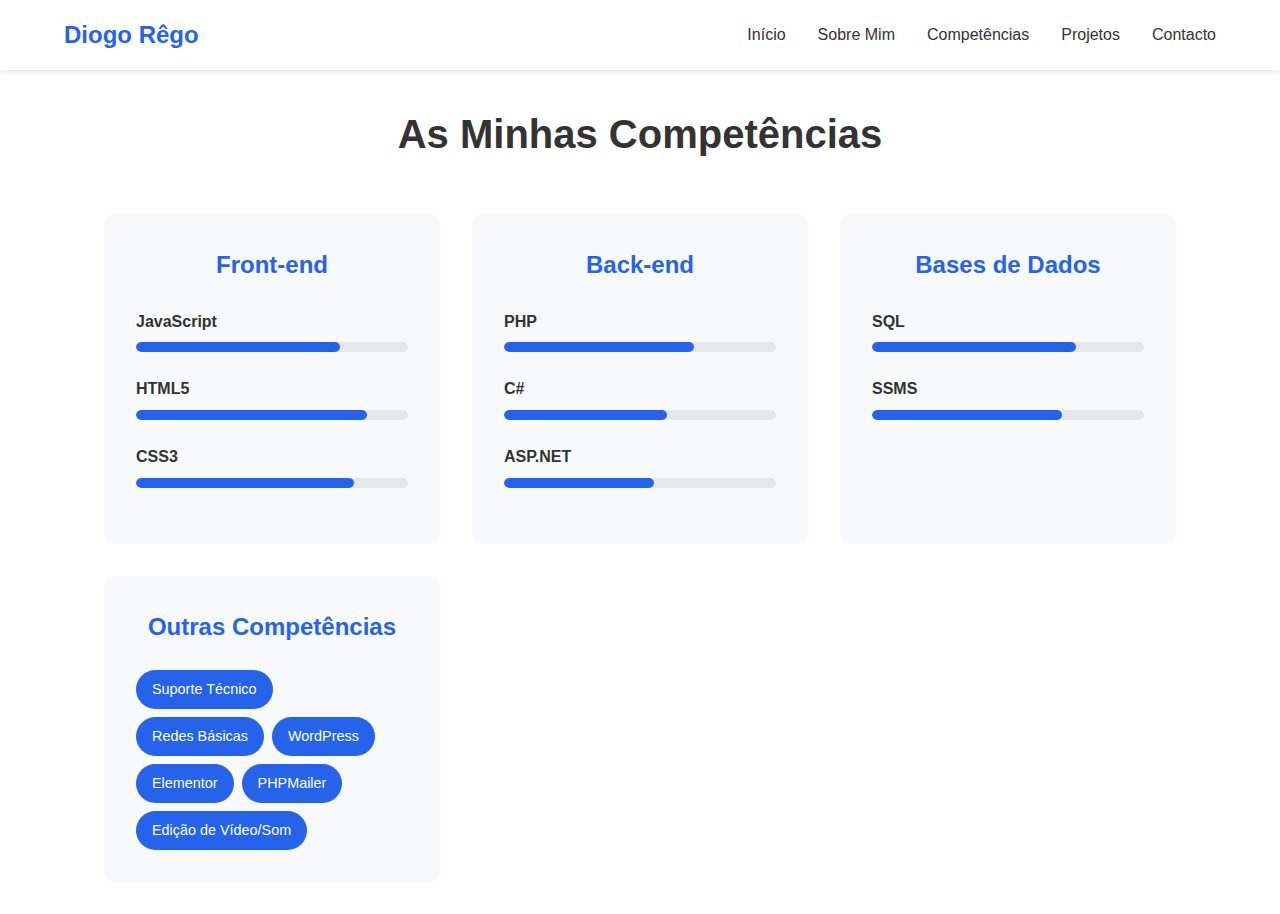
<file: meu-portfolio/competencias.html>
<!DOCTYPE html>
<html lang="pt">
<head>
    <meta charset="UTF-8">
    <meta name="viewport" content="width=device-width, initial-scale=1.0">
    <title>Competências - Diogo Rêgo</title>
    <link rel="stylesheet" href="css/style.css">
</head>
<body>
    <header>
        <nav class="navbar">
            <div class="nav-brand">Diogo Rêgo</div>
            <ul class="nav-menu">
                <li><a href="index.html">Início</a></li>
                <li><a href="sobre.html">Sobre Mim</a></li>
                <li><a href="competencias.html">Competências</a></li>
                <li><a href="projetos.html">Projetos</a></li>
                <li><a href="contacto.html">Contacto</a></li>
            </ul>
            <div class="hamburger">
                <span></span>
                <span></span>
                <span></span>
            </div>
        </nav>
    </header>

    <main class="container">
        <section class="skills-section">
            <h1>As Minhas Competências</h1>
            
            <div class="skills-grid">
                <div class="skill-category">
                    <h2>Front-end</h2>
                    <div class="skill-item">
                        <span class="skill-name">JavaScript</span>
                        <div class="skill-bar">
                            <div class="skill-level" style="width: 75%"></div>
                        </div>
                    </div>
                    <div class="skill-item">
                        <span class="skill-name">HTML5</span>
                        <div class="skill-bar">
                            <div class="skill-level" style="width: 85%"></div>
                        </div>
                    </div>
                    <div class="skill-item">
                        <span class="skill-name">CSS3</span>
                        <div class="skill-bar">
                            <div class="skill-level" style="width: 80%"></div>
                        </div>
                    </div>
                </div>
                
                <div class="skill-category">
                    <h2>Back-end</h2>
                    <div class="skill-item">
                        <span class="skill-name">PHP</span>
                        <div class="skill-bar">
                            <div class="skill-level" style="width: 70%"></div>
                        </div>
                    </div>
                    <div class="skill-item">
                        <span class="skill-name">C#</span>
                        <div class="skill-bar">
                            <div class="skill-level" style="width: 60%"></div>
                        </div>
                    </div>
                    <div class="skill-item">
                        <span class="skill-name">ASP.NET</span>
                        <div class="skill-bar">
                            <div class="skill-level" style="width: 55%"></div>
                        </div>
                    </div>
                </div>
                
                <div class="skill-category">
                    <h2>Bases de Dados</h2>
                    <div class="skill-item">
                        <span class="skill-name">SQL</span>
                        <div class="skill-bar">
                            <div class="skill-level" style="width: 75%"></div>
                        </div>
                    </div>
                    <div class="skill-item">
                        <span class="skill-name">SSMS</span>
                        <div class="skill-bar">
                            <div class="skill-level" style="width: 70%"></div>
                        </div>
                    </div>
                </div>
                
                <div class="skill-category">
                    <h2>Outras Competências</h2>
                    <div class="other-skills">
                        <span class="skill-tag">Suporte Técnico</span>
                        <span class="skill-tag">Redes Básicas</span>
                        <span class="skill-tag">WordPress</span>
                        <span class="skill-tag">Elementor</span>
                        <span class="skill-tag">PHPMailer</span>
                        <span class="skill-tag">Edição de Vídeo/Som</span>
                    </div>
                </div>
            </div>
        </section>
    </main>

    <script src="js/script.js"></script>
</body>
</html>
</file>
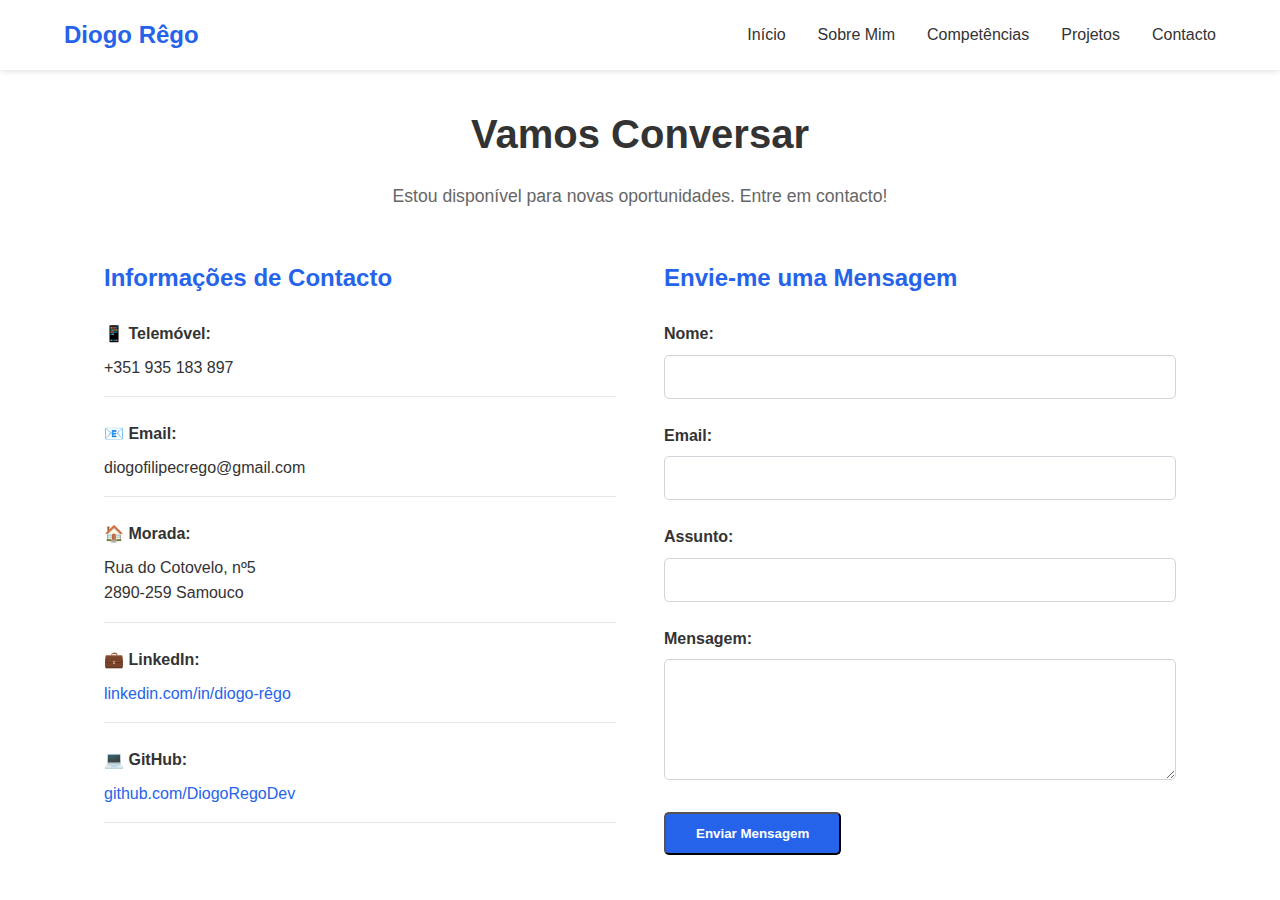
<file: meu-portfolio/contacto.html>
<!DOCTYPE html>
<html lang="pt">
<head>
    <meta charset="UTF-8">
    <meta name="viewport" content="width=device-width, initial-scale=1.0">
    <title>Contacto - Diogo Rêgo</title>
    <link rel="stylesheet" href="css/style.css">
</head>
<body>
    <header>
        <nav class="navbar">
            <div class="nav-brand">Diogo Rêgo</div>
            <ul class="nav-menu">
                <li><a href="index.html">Início</a></li>
                <li><a href="sobre.html">Sobre Mim</a></li>
                <li><a href="competencias.html">Competências</a></li>
                <li><a href="projetos.html">Projetos</a></li>
                <li><a href="contacto.html">Contacto</a></li>
            </ul>
            <div class="hamburger">
                <span></span>
                <span></span>
                <span></span>
            </div>
        </nav>
    </header>

    <main class="container">
        <section class="contact-section">
            <h1>Vamos Conversar</h1>
            <p class="section-subtitle">Estou disponível para novas oportunidades. Entre em contacto!</p>
            
            <div class="contact-content">
                <div class="contact-info">
                    <h2>Informações de Contacto</h2>
                    
                    <div class="contact-item">
                        <strong>📱 Telemóvel:</strong>
                        <span>+351 935 183 897</span>
                    </div>
                    
                    <div class="contact-item">
                        <strong>📧 Email:</strong>
                        <span>diogofilipecrego@gmail.com</span> <!-- Corrigi o email aqui também -->
                    </div>
                    
                    <div class="contact-item">
                        <strong>🏠 Morada:</strong>
                        <span>Rua do Cotovelo, nº5<br>2890-259 Samouco</span>
                    </div>
                    
                    <div class="contact-item">
                        <strong>💼 LinkedIn:</strong>
                        <a href="https://linkedin.com/in/diogo-rêgo-4b501032a" target="_blank">linkedin.com/in/diogo-rêgo</a>
                    </div>
                    
                    <div class="contact-item">
                        <strong>💻 GitHub:</strong>
                        <a href="https://github.com/DiogoRegoDev" target="_blank">github.com/DiogoRegoDev</a>
                    </div>
                </div>
                
                <div class="contact-form"> <!-- FALTAVA ESTA DIV! -->
                    <h2>Envie-me uma Mensagem</h2>
                    <form id="contactForm" action="https://formsubmit.co/diogofilipecrego@gmail.com" method="POST">
                        <!-- Configurações escondidas -->
                        <input type="hidden" name="_captcha" value="false">
                        <input type="hidden" name="_subject" value="Nova mensagem do portfólio!">
                        <input type="hidden" name="_next" value="https://diogorego.netlify.app/obrigado.html">
                        
                        <!-- Campos do formulário -->
                        <div class="form-group">
                            <label for="name">Nome:</label>
                            <input type="text" id="name" name="name" required>
                        </div>
                        
                        <div class="form-group">
                            <label for="email">Email:</label>
                            <input type="email" id="email" name="email" required>
                        </div>
                        
                        <div class="form-group">
                            <label for="subject">Assunto:</label>
                            <input type="text" id="subject" name="subject" required>
                        </div>
                        
                        <div class="form-group">
                            <label for="message">Mensagem:</label>
                            <textarea id="message" name="message" rows="5" required></textarea>
                        </div>
                        
                        <button type="submit" class="btn">Enviar Mensagem</button>
                    </form>
                </div> <!-- FECHA A DIV contact-form -->
            </div> <!-- FECHA A DIV contact-content -->
        </section>
    </main>

    <script src="js/script.js"></script>
    <!-- REMOVE ESTE JAVASCRIPT QUE BLOQUEIA O FORMULARIO -->
    <!--
    <script>
        // Simulação de envio do formulário
        document.getElementById('contactForm').addEventListener('submit', function(e) {
            e.preventDefault();
            alert('Obrigado pela sua mensagem! Entrarei em contacto brevemente.');
            this.reset();
        });
    </script>
    -->
</body>
</html>
</file>
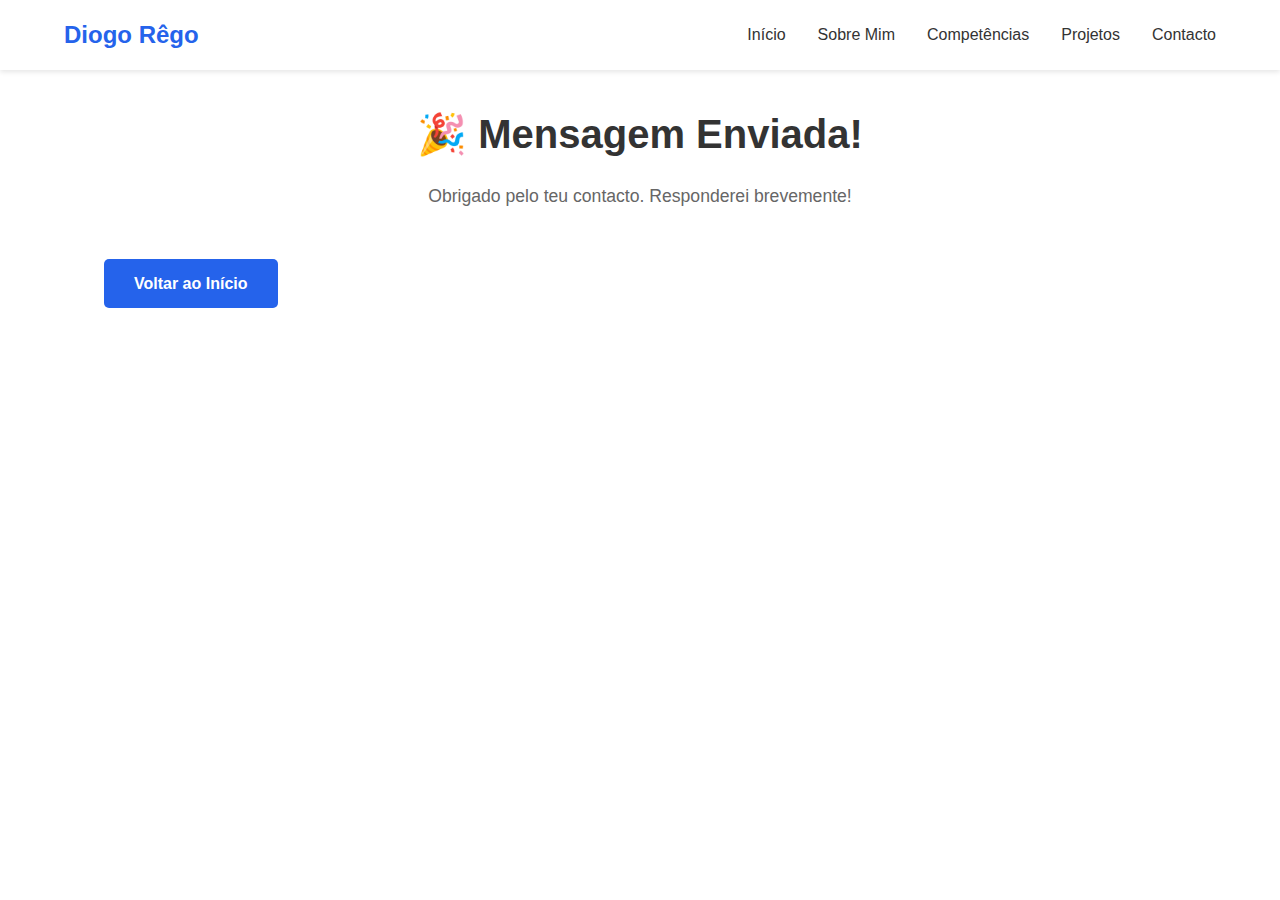
<file: meu-portfolio/obrigado.html>
<!DOCTYPE html>
<html lang="pt">
<head>
    <meta charset="UTF-8">
    <meta name="viewport" content="width=device-width, initial-scale=1.0">
    <title>Obrigado! - Diogo Rêgo</title>
    <link rel="stylesheet" href="css/style.css">
</head>
<body>
    <header>
        <nav class="navbar">
            <div class="nav-brand">Diogo Rêgo</div>
            <ul class="nav-menu">
                <li><a href="index.html">Início</a></li>
                <li><a href="sobre.html">Sobre Mim</a></li>
                <li><a href="competencias.html">Competências</a></li>
                <li><a href="projetos.html">Projetos</a></li>
                <li><a href="contacto.html">Contacto</a></li>
            </ul>
            <div class="hamburger">
                <span></span>
                <span></span>
                <span></span>
            </div>
        </nav>
    </header>

    <main class="container">
        <section class="contact-section">
            <h1>🎉 Mensagem Enviada!</h1>
            <p class="section-subtitle">Obrigado pelo teu contacto. Responderei brevemente!</p>
            <a href="index.html" class="btn">Voltar ao Início</a>
        </section>
    </main>

    <script src="js/script.js"></script>
</body>
</html>
</file>
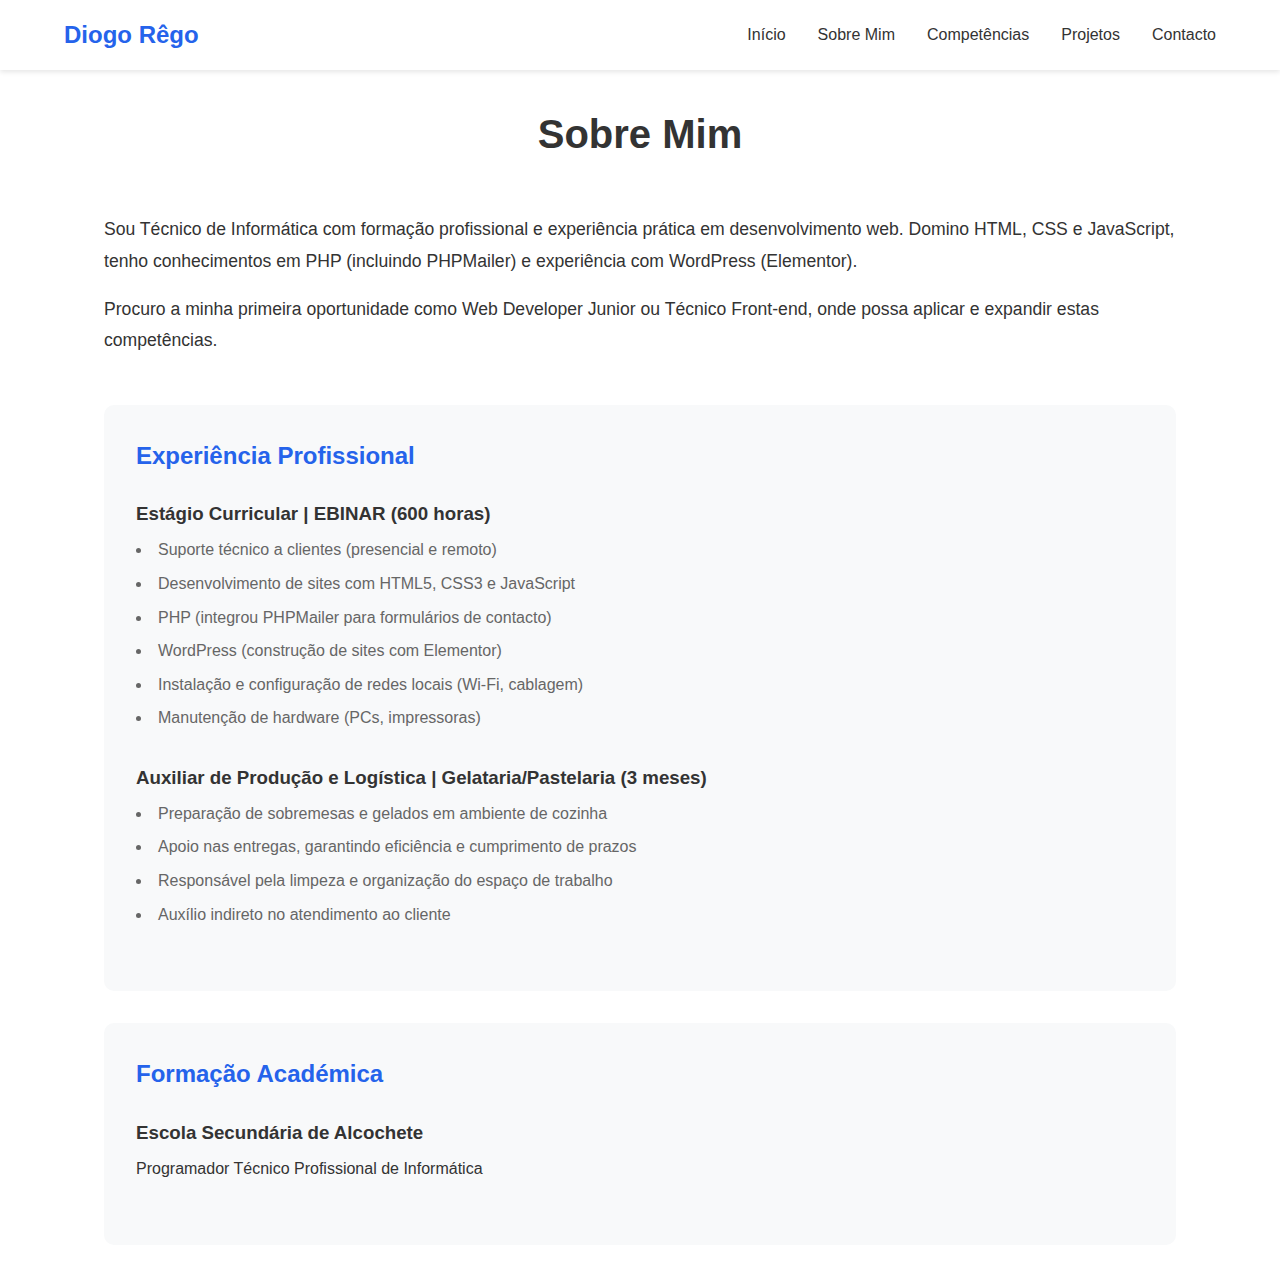
<file: meu-portfolio/sobre.html>
<!DOCTYPE html>
<html lang="pt">
<head>
    <meta charset="UTF-8">
    <meta name="viewport" content="width=device-width, initial-scale=1.0">
    <title>Sobre Mim - Diogo Rêgo</title>
    <link rel="stylesheet" href="css/style.css">
</head>
<body>
    <header>
        <nav class="navbar">
            <div class="nav-brand">Diogo Rêgo</div>
            <ul class="nav-menu">
                <li><a href="index.html">Início</a></li>
                <li><a href="sobre.html">Sobre Mim</a></li>
                <li><a href="competencias.html">Competências</a></li>
                <li><a href="projetos.html">Projetos</a></li>
                <li><a href="contacto.html">Contacto</a></li>
            </ul>
            <div class="hamburger">
                <span></span>
                <span></span>
                <span></span>
            </div>
        </nav>
    </header>

    <main class="container">
        <section class="about-section">
            <h1>Sobre Mim</h1>
            
            <div class="about-content">
                <div class="about-text">
                    <p>Sou Técnico de Informática com formação profissional e experiência prática em desenvolvimento web. Domino HTML, CSS e JavaScript, tenho conhecimentos em PHP (incluindo PHPMailer) e experiência com WordPress (Elementor).</p>
                    
                    <p>Procuro a minha primeira oportunidade como Web Developer Junior ou Técnico Front-end, onde possa aplicar e expandir estas competências.</p>
                </div>
                
                <div class="experience">
                    <h2>Experiência Profissional</h2>
                    
                    <div class="job">
                        <h3>Estágio Curricular | EBINAR (600 horas)</h3>
                        <ul>
                            <li>Suporte técnico a clientes (presencial e remoto)</li>
                            <li>Desenvolvimento de sites com HTML5, CSS3 e JavaScript</li>
                            <li>PHP (integrou PHPMailer para formulários de contacto)</li>
                            <li>WordPress (construção de sites com Elementor)</li>
                            <li>Instalação e configuração de redes locais (Wi-Fi, cablagem)</li>
                            <li>Manutenção de hardware (PCs, impressoras)</li>
                        </ul>
                    </div>
                    
                    <div class="job">
                        <h3>Auxiliar de Produção e Logística | Gelataria/Pastelaria (3 meses)</h3>
                        <ul>
                            <li>Preparação de sobremesas e gelados em ambiente de cozinha</li>
                            <li>Apoio nas entregas, garantindo eficiência e cumprimento de prazos</li>
                            <li>Responsável pela limpeza e organização do espaço de trabalho</li>
                            <li>Auxílio indireto no atendimento ao cliente</li>
                        </ul>
                    </div>
                </div>
                
                <div class="education">
                    <h2>Formação Académica</h2>
                    <div class="school">
                        <h3>Escola Secundária de Alcochete</h3>
                        <p>Programador Técnico Profissional de Informática</p>
                    </div>
                </div>
            </div>
        </section>
    </main>

    <script src="js/script.js"></script>
</body>
</html>
</file>
<file: meu-portfolio/css/style.css>
/* Reset e configurações base */
* {
    margin: 0;
    padding: 0;
    box-sizing: border-box;
}

body {
    font-family: 'Arial', sans-serif;
    line-height: 1.6;
    color: #333;
}

/* Navbar */
.navbar {
    display: flex;
    justify-content: space-between;
    align-items: center;
    padding: 1rem 5%;
    background: #fff;
    box-shadow: 0 2px 5px rgba(0,0,0,0.1);
    position: relative; /* IMPORTANTE: Para o menu absolute funcionar */
    z-index: 1000; /* IMPORTANTE: Para ficar por cima */
}

.nav-brand {
    font-size: 1.5rem;
    font-weight: bold;
    color: #2563eb;
}

.nav-menu {
    display: flex;
    list-style: none;
    gap: 2rem;
}

.nav-menu a {
    text-decoration: none;
    color: #333;
    font-weight: 500;
    transition: color 0.3s;
}

.nav-menu a:hover {
    color: #2563eb;
}

/* Hero Section */
.hero {
    display: flex;
    align-items: center;
    justify-content: space-between;
    padding: 4rem 5%;
    max-width: 1200px;
    margin: 0 auto;
}

.hero-content h1 {
    font-size: 3rem;
    margin-bottom: 1rem;
}

.highlight {
    color: #2563eb;
}

.hero-content p {
    font-size: 1.2rem;
    margin-bottom: 2rem;
    color: #666;
}

.btn {
    display: inline-block;
    padding: 12px 30px;
    background: #2563eb;
    color: white;
    text-decoration: none;
    border-radius: 5px;
    font-weight: bold;
    transition: background 0.3s;
}

.btn:hover {
    background: #1d4ed8;
}

.hero-image img {
    width: 300px;
    height: 300px;
    border-radius: 50%;
    object-fit: cover;
    border: 5px solid #2563eb;
}

/* Menu Hamburger - Correções COMPLETAS */
.hamburger {
    display: none;
    flex-direction: column;
    cursor: pointer;
    z-index: 100;
    padding: 5px;
}

.hamburger span {
    width: 25px;
    height: 3px;
    background: #333;
    margin: 3px 0;
    transition: 0.3s;
}

/* Estados ativos do menu mobile */
.hamburger.active span:nth-child(1) {
    transform: rotate(-45deg) translate(-5px, 6px);
}

.hamburger.active span:nth-child(2) {
    opacity: 0;
}

.hamburger.active span:nth-child(3) {
    transform: rotate(45deg) translate(-5px, -6px);
}

.nav-menu.active {
    display: flex !important;
    flex-direction: column;
    position: absolute;
    top: 100%;
    left: 0;
    width: 100%;
    background: white;
    box-shadow: 0 5px 15px rgba(0,0,0,0.1);
    padding: 0; /* Mudei para 0 */
    z-index: 999; /* Alto z-index */
    gap: 0 !important;
}

/* Responsive - Mostrar hamburger em mobile */
@media (max-width: 768px) {
    .hamburger {
        display: flex;
    }
    
    .nav-menu {
        display: none;
        position: absolute;
        top: 100%;
        left: 0;
        width: 100%;
        background: white;
        flex-direction: column;
        text-align: center;
        box-shadow: 0 5px 15px rgba(0,0,0,0.1);
    }
    
    .nav-menu.active {
        display: flex !important;
    }
    
    .nav-menu li {
        width: 100%;
        margin: 0;
        padding: 0;
    }
    
    .nav-menu li a {
        display: block;
        padding: 15px 20px;
        width: 100%;
        border-bottom: 1px solid #f0f0f0;
        text-decoration: none;
        color: #333;
        font-weight: 500;
        transition: background-color 0.3s;
    }
    
    .nav-menu li a:hover {
        background-color: #f8f9fa;
        color: #2563eb;
    }
    
    .nav-menu li:last-child a {
        border-bottom: none;
    }
    
    .hero {
        flex-direction: column;
        text-align: center;
    }
    
    .hero-content h1 {
        font-size: 2rem;
    }
    
    .hero-image img {
        width: 250px;
        height: 250px;
        margin-top: 2rem;
    }
}

/* Estilos para todas as páginas */
.container {
    max-width: 1200px;
    margin: 0 auto;
    padding: 2rem 5%;
    position: relative;
    z-index: 1; /* Garante que fica por baixo do menu */
}

/* Página Sobre Mim */
.about-section h1 {
    text-align: center;
    margin-bottom: 3rem;
    font-size: 2.5rem;
}

.about-content {
    display: flex;
    flex-direction: column;
    gap: 2rem;
}

.about-text p {
    font-size: 1.1rem;
    margin-bottom: 1rem;
    line-height: 1.8;
}

.experience, .education {
    background: #f8f9fa;
    padding: 2rem;
    border-radius: 10px;
}

.experience h2, .education h2 {
    color: #2563eb;
    margin-bottom: 1.5rem;
}

.job, .school {
    margin-bottom: 2rem;
}

.job h3, .school h3 {
    color: #333;
    margin-bottom: 0.5rem;
}

.job ul {
    list-style-position: inside;
    color: #666;
}

.job li {
    margin-bottom: 0.5rem;
}

/* Página Competências */
.skills-section h1 {
    text-align: center;
    margin-bottom: 3rem;
    font-size: 2.5rem;
}

.skills-grid {
    display: grid;
    grid-template-columns: repeat(auto-fit, minmax(300px, 1fr));
    gap: 2rem;
}

.skill-category {
    background: #f8f9fa;
    padding: 2rem;
    border-radius: 10px;
}

.skill-category h2 {
    color: #2563eb;
    margin-bottom: 1.5rem;
    text-align: center;
}

.skill-item {
    margin-bottom: 1.5rem;
}

.skill-name {
    display: block;
    margin-bottom: 0.5rem;
    font-weight: bold;
}

.skill-bar {
    background: #e5e7eb;
    height: 10px;
    border-radius: 5px;
    overflow: hidden;
}

.skill-level {
    background: #2563eb;
    height: 100%;
    border-radius: 5px;
    transition: width 0.3s ease;
}

.other-skills {
    display: flex;
    flex-wrap: wrap;
    gap: 0.5rem;
}

.skill-tag {
    background: #2563eb;
    color: white;
    padding: 0.5rem 1rem;
    border-radius: 20px;
    font-size: 0.9rem;
}

/* Página Projetos */
.projects-section h1 {
    text-align: center;
    margin-bottom: 1rem;
    font-size: 2.5rem;
}

.section-subtitle {
    text-align: center;
    color: #666;
    margin-bottom: 3rem;
    font-size: 1.1rem;
}

.projects-grid {
    display: grid;
    grid-template-columns: repeat(auto-fit, minmax(350px, 1fr));
    gap: 2rem;
}

.project-card {
    background: white;
    border-radius: 10px;
    overflow: hidden;
    box-shadow: 0 4px 6px rgba(0,0,0,0.1);
    transition: transform 0.3s ease;
}

.project-card:hover {
    transform: translateY(-5px);
}

.project-image {
    height: 200px;
    background: #f3f4f6;
    position: relative;
}

.project-image img {
    width: 100%;
    height: 100%;
    object-fit: cover;
}

.coming-soon .project-image {
    background: #e5e7eb;
    display: flex;
    align-items: center;
    justify-content: center;
}

.coming-soon-overlay {
    color: #6b7280;
    font-size: 1.2rem;
    font-weight: bold;
}

.project-content {
    padding: 1.5rem;
}

.project-content h3 {
    margin-bottom: 1rem;
    color: #333;
}

.project-content p {
    color: #666;
    margin-bottom: 1rem;
    line-height: 1.6;
}

.project-tech {
    display: flex;
    flex-wrap: wrap;
    gap: 0.5rem;
    margin-bottom: 1rem;
}

.tech-tag {
    background: #dbeafe;
    color: #1e40af;
    padding: 0.3rem 0.8rem;
    border-radius: 15px;
    font-size: 0.8rem;
}

.project-links {
    display: flex;
    gap: 1rem;
}

.project-link {
    color: #2563eb;
    text-decoration: none;
    font-weight: bold;
    transition: color 0.3s;
}

.project-link:hover {
    color: #1d4ed8;
}

.project-link.disabled {
    color: #9ca3af;
    cursor: not-allowed;
}

/* Página Contacto */
.contact-section h1 {
    text-align: center;
    margin-bottom: 1rem;
    font-size: 2.5rem;
}

.contact-content {
    display: grid;
    grid-template-columns: 1fr 1fr;
    gap: 3rem;
    margin-top: 2rem;
}

.contact-info h2, .contact-form h2 {
    color: #2563eb;
    margin-bottom: 1.5rem;
}

.contact-item {
    margin-bottom: 1.5rem;
    padding-bottom: 1rem;
    border-bottom: 1px solid #e5e7eb;
}

.contact-item strong {
    display: block;
    margin-bottom: 0.5rem;
    color: #333;
}

.contact-item a {
    color: #2563eb;
    text-decoration: none;
}

.contact-item a:hover {
    text-decoration: underline;
}

.form-group {
    margin-bottom: 1.5rem;
}

.form-group label {
    display: block;
    margin-bottom: 0.5rem;
    font-weight: bold;
    color: #333;
}

.form-group input,
.form-group textarea {
    width: 100%;
    padding: 0.75rem;
    border: 1px solid #d1d5db;
    border-radius: 5px;
    font-size: 1rem;
}

.form-group textarea {
    resize: vertical;
}

/* Responsive */
@media (max-width: 768px) {
    .contact-content {
        grid-template-columns: 1fr;
    }
    
    .skills-grid {
        grid-template-columns: 1fr;
    }
    
    .projects-grid {
        grid-template-columns: 1fr;
    }
    
    .container {
        padding: 1rem;
    }
}
</file>
